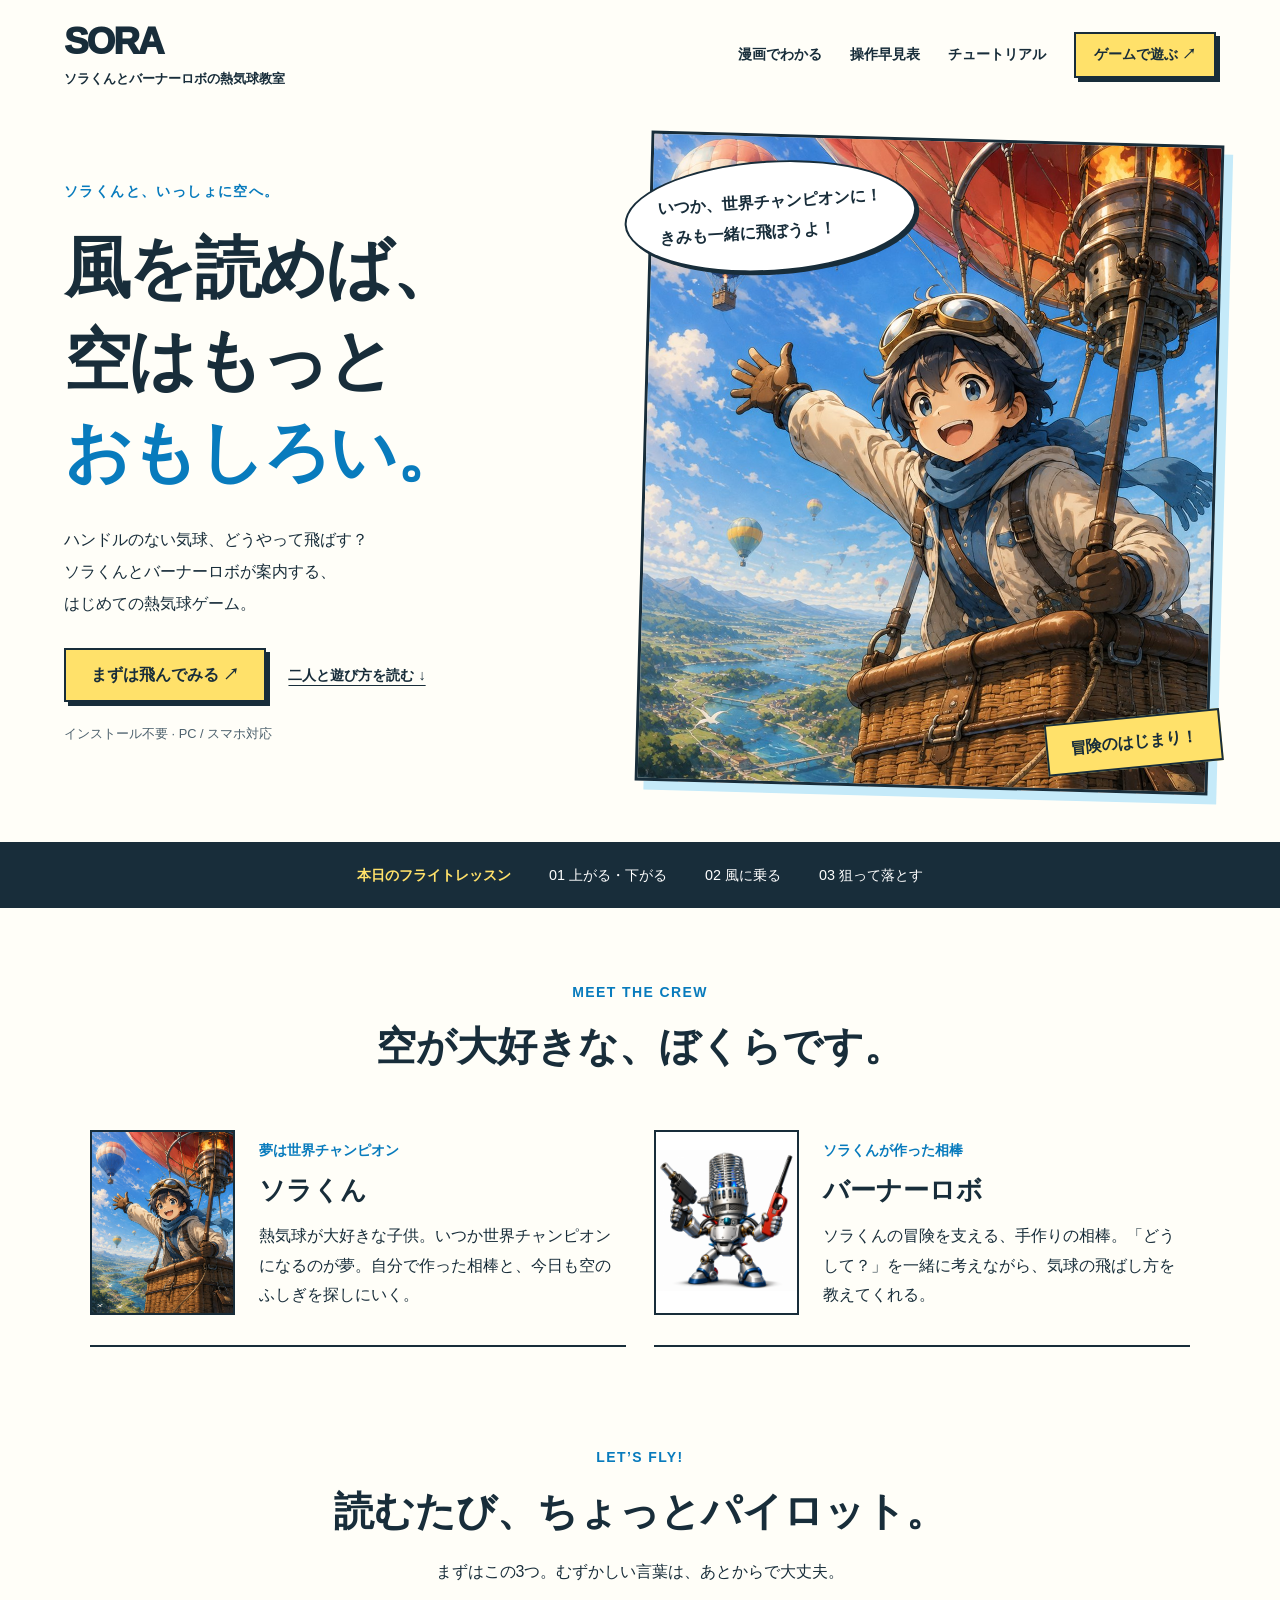
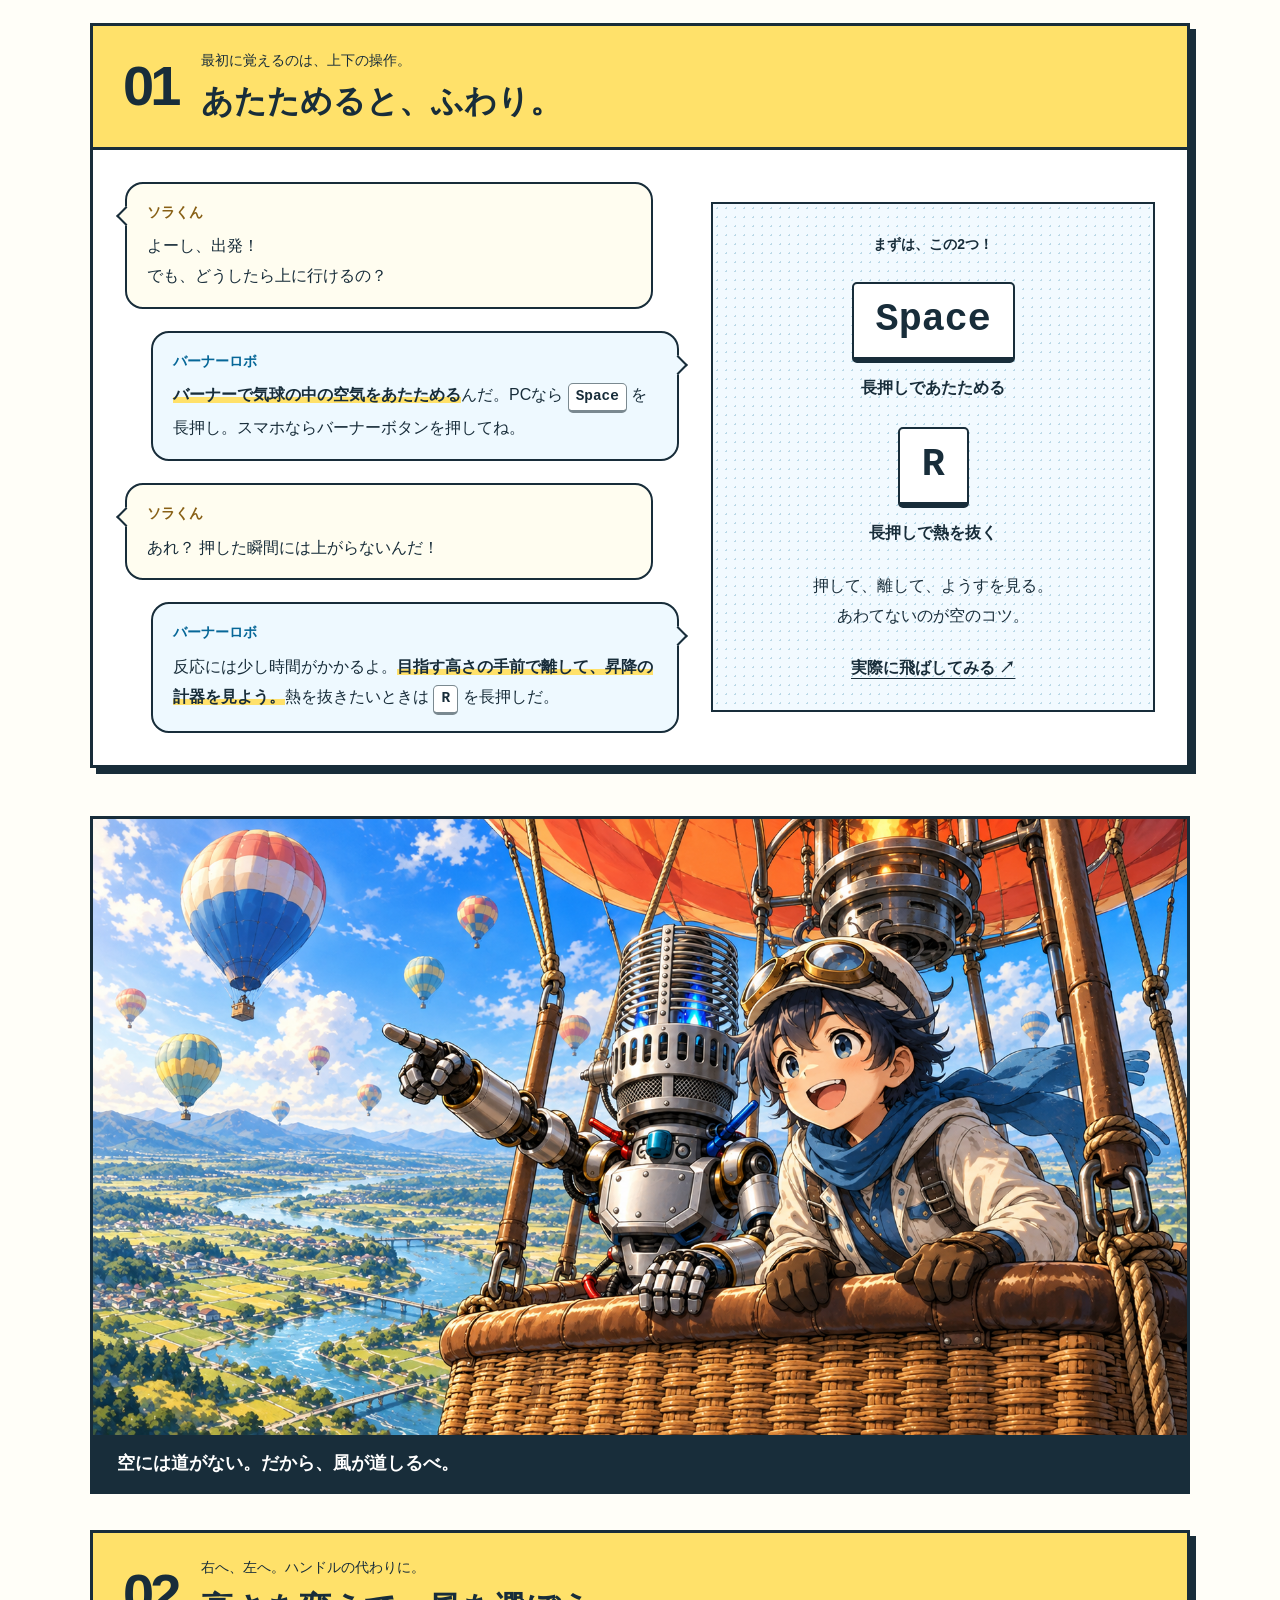
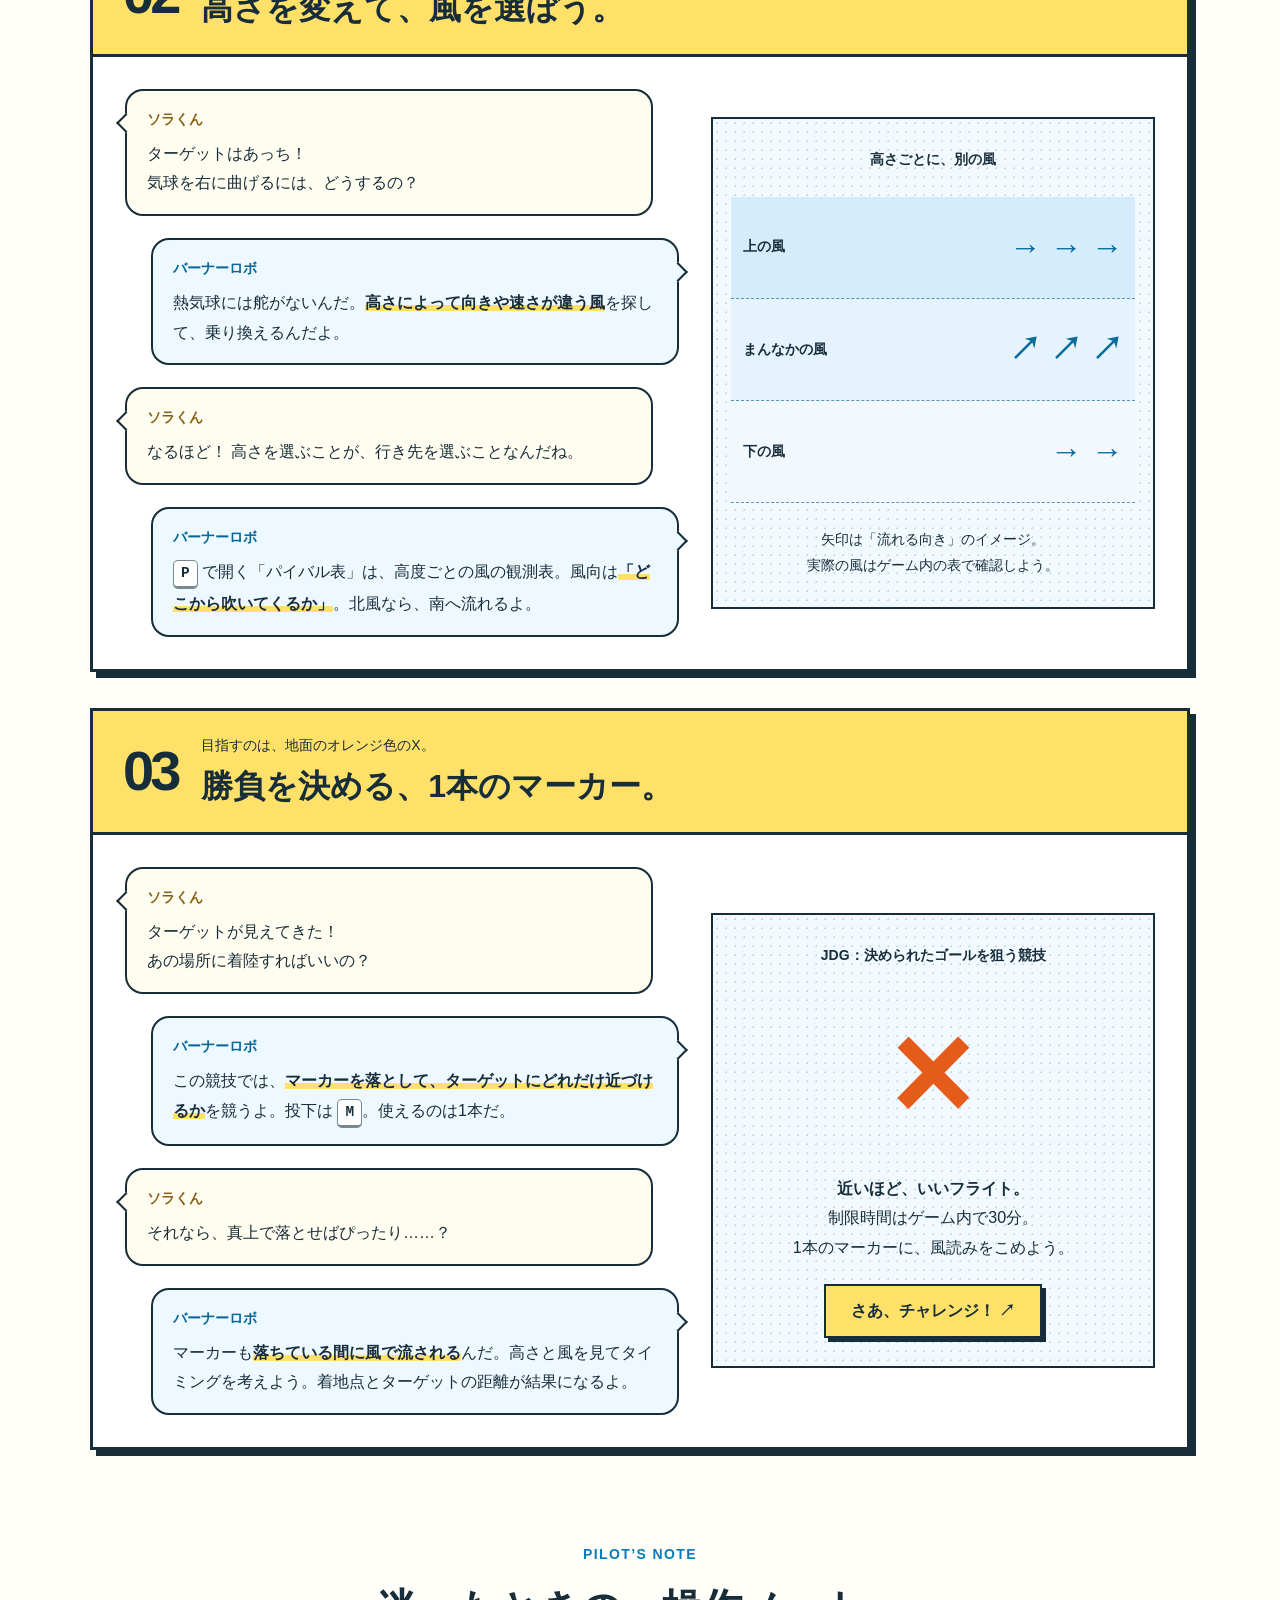
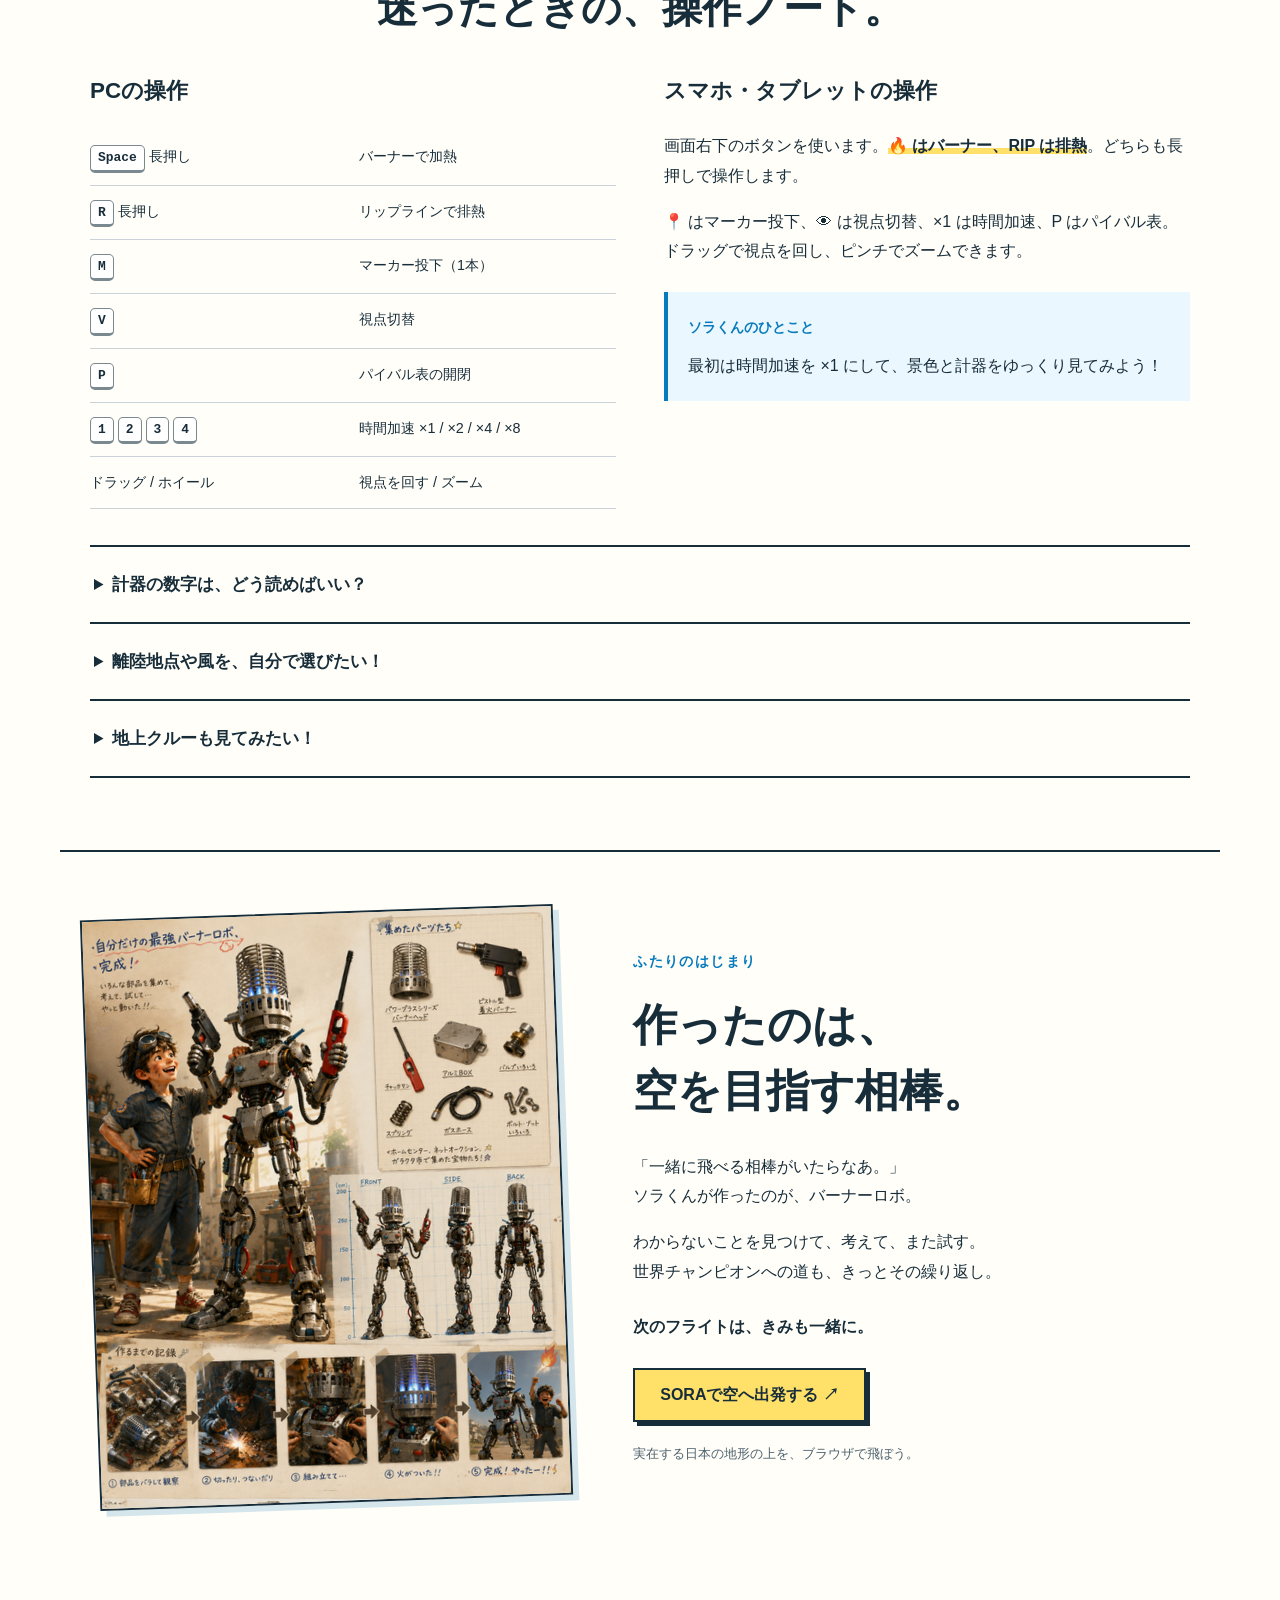
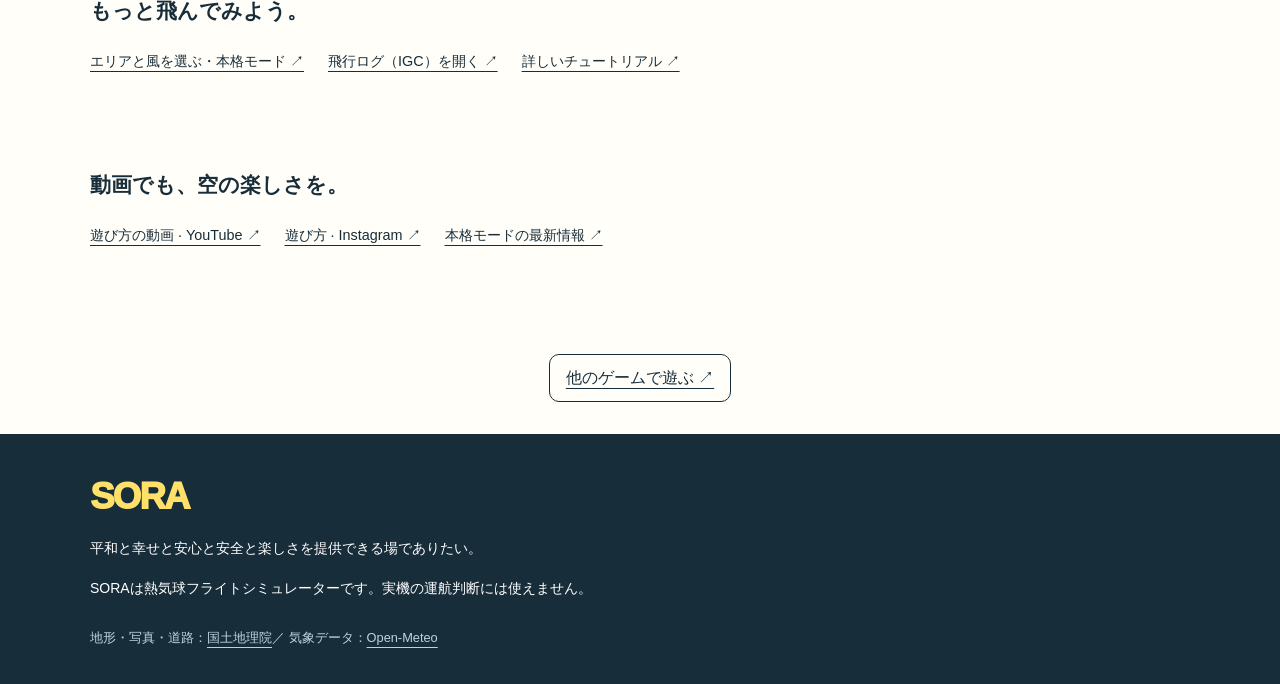
<file: index.html>
<!doctype html>
<html lang="ja"><head><meta charset="utf-8"><meta name="viewport" content="width=device-width, initial-scale=1"><title>SORA｜ソラくんとバーナーロボの熱気球教室</title><meta name="description" content="世界チャンピオンを夢見るソラくんと手作りの相棒バーナーロボ。二人と漫画で学ぶ、熱気球ゲームSORAの遊び方。"><meta name="theme-color" content="#087bbd"><link rel="stylesheet" href="./guide.css"></head>
<body><a class="skip" href="#lesson">解説へスキップ</a><header class="masthead"><a class="brand" href="./">SORA<span>ソラくんとバーナーロボの熱気球教室</span></a><nav aria-label="メインナビゲーション"><a href="#lesson">漫画でわかる</a><a href="#controls">操作早見表</a><a href="./tutorial.html">チュートリアル</a><a class="button small" href="./prototype/">ゲームで遊ぶ ↗</a></nav></header>
<main><section class="hero" aria-labelledby="hero-title"><div><p class="eyebrow">ソラくんと、いっしょに空へ。</p><h1 id="hero-title">風を読めば、<br>空はもっと<br><em>おもしろい。</em></h1><p class="intro">ハンドルのない気球、どうやって飛ばす？<br>ソラくんとバーナーロボが案内する、<br>はじめての熱気球ゲーム。</p><div class="actions"><a class="button" href="./prototype/">まずは飛んでみる ↗</a><a href="#lesson">二人と遊び方を読む ↓</a></div><p class="meta">インストール不要 · PC / スマホ対応</p></div><div class="hero-art"><img src="./png/sora-hero.jpg" width="1080" height="1440" alt="熱気球から笑顔で手を広げるソラくん" fetchpriority="high"><p class="hero-bubble">いつか、世界チャンピオンに！<br>きみも一緒に飛ぼうよ！</p><span class="hero-stamp">冒険のはじまり！</span></div></section>
<nav class="chapter-strip" aria-label="レッスン一覧"><span>本日のフライトレッスン</span><a href="#up">01 上がる・下がる</a><a href="#wind">02 風に乗る</a><a href="#target">03 狙って落とす</a></nav>
<section class="section cast"><div class="section-heading"><p class="eyebrow">MEET THE CREW</p><h2>空が大好きな、ぼくらです。</h2></div><div class="cast-grid"><article><img src="./png/sora-hero.jpg" width="1080" height="1440" alt="ゴーグルと青いマフラーが目印のソラくん" loading="lazy"><div><span class="tag">夢は世界チャンピオン</span><h3>ソラくん</h3><p>熱気球が大好きな子供。いつか世界チャンピオンになるのが夢。自分で作った相棒と、今日も空のふしぎを探しにいく。</p></div></article><article class="cast-robo"><img src="./png/banar0.png" width="640" height="640" alt="青い炎が灯る銀色のバーナーロボ" loading="lazy"><div><span class="tag">ソラくんが作った相棒</span><h3>バーナーロボ</h3><p>ソラくんの冒険を支える、手作りの相棒。「どうして？」を一緒に考えながら、気球の飛ばし方を教えてくれる。</p></div></article></div></section>
<section id="lesson" class="section lessons"><div class="section-heading"><p class="eyebrow">LET’S FLY!</p><h2>読むたび、ちょっとパイロット。</h2><p>まずはこの3つ。むずかしい言葉は、あとからで大丈夫。</p></div>
<article class="lesson" id="up"><header class="lesson-heading"><span>01</span><div><p>最初に覚えるのは、上下の操作。</p><h3>あたためると、ふわり。</h3></div></header><div class="lesson-body"><div class="dialogue"><div class="speech sora"><b>ソラくん</b><p>よーし、出発！<br>でも、どうしたら上に行けるの？</p></div><div class="speech robo"><b>バーナーロボ</b><p><strong>バーナーで気球の中の空気をあたためる</strong>んだ。PCなら <kbd>Space</kbd> を長押し。スマホならバーナーボタンを押してね。</p></div><div class="speech sora"><b>ソラくん</b><p>あれ？ 押した瞬間には上がらないんだ！</p></div><div class="speech robo"><b>バーナーロボ</b><p>反応には少し時間がかかるよ。<strong>目指す高さの手前で離して、昇降の計器を見よう。</strong>熱を抜きたいときは <kbd>R</kbd> を長押しだ。</p></div></div><aside class="key-panel"><span class="panel-label">まずは、この2つ！</span><div class="big-key"><kbd>Space</kbd><span>長押しであたためる</span></div><div class="big-key"><kbd>R</kbd><span>長押しで熱を抜く</span></div><p>押して、離して、ようすを見る。<br>あわてないのが空のコツ。</p><a href="./prototype/">実際に飛ばしてみる ↗</a></aside></div></article>
<figure class="adventure"><img src="./png/sora-robo-flight.png" width="1672" height="941" alt="ソラくんとバーナーロボが同じ気球に乗り、川と田畑の上空から遠くの気球を眺める" loading="lazy"><figcaption>空には道がない。だから、風が道しるべ。</figcaption></figure>
<article class="lesson" id="wind"><header class="lesson-heading"><span>02</span><div><p>右へ、左へ。ハンドルの代わりに。</p><h3>高さを変えて、風を選ぼう。</h3></div></header><div class="lesson-body"><div class="dialogue"><div class="speech sora"><b>ソラくん</b><p>ターゲットはあっち！<br>気球を右に曲げるには、どうするの？</p></div><div class="speech robo"><b>バーナーロボ</b><p>熱気球には舵がないんだ。<strong>高さによって向きや速さが違う風</strong>を探して、乗り換えるんだよ。</p></div><div class="speech sora"><b>ソラくん</b><p>なるほど！ 高さを選ぶことが、行き先を選ぶことなんだね。</p></div><div class="speech robo"><b>バーナーロボ</b><p><kbd>P</kbd> で開く「パイバル表」は、高度ごとの風の観測表。風向は<strong>「どこから吹いてくるか」</strong>。北風なら、南へ流れるよ。</p></div></div><aside class="wind-panel"><span class="panel-label">高さごとに、別の風</span><div class="wind-layer"><span>上の風</span><b>→ → →</b></div><div class="wind-layer"><span>まんなかの風</span><b>↗ ↗ ↗</b></div><div class="wind-layer"><span>下の風</span><b>→ →</b></div><p>矢印は「流れる向き」のイメージ。<br>実際の風はゲーム内の表で確認しよう。</p></aside></div></article>
<article class="lesson" id="target"><header class="lesson-heading"><span>03</span><div><p>目指すのは、地面のオレンジ色のX。</p><h3>勝負を決める、1本のマーカー。</h3></div></header><div class="lesson-body"><div class="dialogue"><div class="speech sora"><b>ソラくん</b><p>ターゲットが見えてきた！<br>あの場所に着陸すればいいの？</p></div><div class="speech robo"><b>バーナーロボ</b><p>この競技では、<strong>マーカーを落として、ターゲットにどれだけ近づけるか</strong>を競うよ。投下は <kbd>M</kbd>。使えるのは1本だ。</p></div><div class="speech sora"><b>ソラくん</b><p>それなら、真上で落とせばぴったり……？</p></div><div class="speech robo"><b>バーナーロボ</b><p>マーカーも<strong>落ちている間に風で流される</strong>んだ。高さと風を見てタイミングを考えよう。着地点とターゲットの距離が結果になるよ。</p></div></div><aside class="target-panel"><span class="panel-label">JDG：決められたゴールを狙う競技</span><strong class="target-x" aria-label="オレンジ色のターゲット">×</strong><p><b>近いほど、いいフライト。</b><br>制限時間はゲーム内で30分。<br>1本のマーカーに、風読みをこめよう。</p><a class="button" href="./prototype/">さあ、チャレンジ！ ↗</a></aside></div></article></section>
<section class="section reference" id="controls"><div class="section-heading"><p class="eyebrow">PILOT’S NOTE</p><h2>迷ったときの、操作ノート。</h2></div><div class="reference-grid"><div><h3>PCの操作</h3><dl class="controls"><div><dt><kbd>Space</kbd> 長押し</dt><dd>バーナーで加熱</dd></div><div><dt><kbd>R</kbd> 長押し</dt><dd>リップラインで排熱</dd></div><div><dt><kbd>M</kbd></dt><dd>マーカー投下（1本）</dd></div><div><dt><kbd>V</kbd></dt><dd>視点切替</dd></div><div><dt><kbd>P</kbd></dt><dd>パイバル表の開閉</dd></div><div><dt><kbd>1</kbd> <kbd>2</kbd> <kbd>3</kbd> <kbd>4</kbd></dt><dd>時間加速 ×1 / ×2 / ×4 / ×8</dd></div><div><dt>ドラッグ / ホイール</dt><dd>視点を回す / ズーム</dd></div></dl></div><div><h3>スマホ・タブレットの操作</h3><p>画面右下のボタンを使います。<strong>🔥 はバーナー、RIP は排熱</strong>。どちらも長押しで操作します。</p><p>📍 はマーカー投下、👁 は視点切替、×1 は時間加速、P はパイバル表。ドラッグで視点を回し、ピンチでズームできます。</p><div class="note"><b>ソラくんのひとこと</b><p>最初は時間加速を ×1 にして、景色と計器をゆっくり見てみよう！</p></div></div></div>
<details><summary>計器の数字は、どう読めばいい？</summary><div class="detail-content"><p>画面上部の大きな高度表示を押すと、詳しい計器が開きます。</p><dl class="instruments"><div><dt>高度（ft・MSL）</dt><dd>平均海面からの高さ。パイバル表と同じ基準。</dd></div><div><dt>対地高度</dt><dd>真下の地面からの高さ。着陸時はこちらを確認。</dd></div><div><dt>昇降（m/s）</dt><dd>上がる・下がる速さ。バーナーの効き具合を見る。</dd></div><div><dt>風・燃料・温度</dt><dd>現在の風（FROM・磁方位）、残り燃料、気球内の温度。燃料がなくなると加熱できません。</dd></div><div><dt>ターゲット・時間</dt><dd>目標までの距離・方位と、ゲーム内の残り時間。</dd></div></dl></div></details>
<details><summary>離陸地点や風を、自分で選びたい！</summary><div class="detail-content"><p>「本格モード」では、エリアを選び、タスクブリーフィングで風の表を確認し、地図をクリックして離陸地点を決めます。ターゲットの風上側からの出発を考えてみましょう。</p><a class="button small" href="./prototype/?setup=1">本格モードへ ↗</a><p>住所検索でも場所を選べます。検索結果は大まかな位置の場合があるので、地図で確認してください。</p></div></details>
<details><summary>地上クルーも見てみたい！</summary><div class="detail-content"><p>SORAの「本格モード」→「開発途中版」で、離陸前に「地上クルーあり」を選べます。白は気球を追い、青は目標付近へ先行・待機します。<kbd>C</kbd> または無線パネルで、現在地の地上風を問い合わせられます。</p><a href="./prototype/?dev=1">SORAの開発途中版を開く ↗</a></div></details></section>
<section class="workshop section"><img src="./png/banar2.png" width="512" height="640" alt="ソラくんが部品を集め、相棒のバーナーロボを組み立てた制作ノート" loading="lazy"><div><p class="eyebrow">ふたりのはじまり</p><h2>作ったのは、<br>空を目指す相棒。</h2><p>「一緒に飛べる相棒がいたらなあ。」<br>ソラくんが作ったのが、バーナーロボ。</p><p>わからないことを見つけて、考えて、また試す。<br>世界チャンピオンへの道も、きっとその繰り返し。</p><p class="closing-line">次のフライトは、きみも一緒に。</p><a class="button" href="./prototype/">SORAで空へ出発する ↗</a><p class="meta">実在する日本の地形の上を、ブラウザで飛ぼう。</p></div></section>
<section class="section links"><h2>もっと飛んでみよう。</h2><a href="./prototype/?setup=1">エリアと風を選ぶ・本格モード ↗</a><a href="./prototype/?igc=1">飛行ログ（IGC）を開く ↗</a><a href="./tutorial.html">詳しいチュートリアル ↗</a></section><section class="section links"><h2>動画でも、空の楽しさを。</h2><a href="https://youtube.com/shorts/CzceTExbo-c?si=IpRbXo7vmntgc5Gx" target="_blank" rel="noopener">遊び方の動画 · YouTube ↗</a><a href="https://www.instagram.com/supatory?utm_source=qr" target="_blank" rel="noopener">遊び方 · Instagram ↗</a><a href="https://www.instagram.com/hotairballoongames2026?utm_source=qr" target="_blank" rel="noopener">本格モードの最新情報 ↗</a></section></main>
<div style="text-align:center;margin:32px 16px"><a href="https://rhito-game-collection.rhitomigm.chatgpt.site" target="_blank" rel="noopener noreferrer" style="display:inline-flex;align-items:center;min-height:44px;padding:8px 16px;border:1px solid currentColor;border-radius:10px;text-decoration:underline;font-size:16px">他のゲームで遊ぶ ↗</a></div>
<footer><a class="brand" href="./">SORA</a><p>平和と幸せと安心と安全と楽しさを提供できる場でありたい。</p><p>SORAは熱気球フライトシミュレーターです。実機の運航判断には使えません。</p><p class="credits">地形・写真・道路：<a href="https://maps.gsi.go.jp/development/ichiran.html">国土地理院</a>／ 気象データ：<a href="https://open-meteo.com/">Open-Meteo</a></p></footer></body></html>
</file>
<file: guide.css>
:root{--ink:#182d3a;--blue:#087bbd;--yellow:#ffe16a;--line:2px solid var(--ink);font-family:'Yu Gothic','Hiragino Kaku Gothic ProN',Meiryo,sans-serif;color:var(--ink);background:#fffef8;font-size:16px;line-height:1.85;font-weight:500}*{box-sizing:border-box}html{scroll-behavior:smooth;scroll-padding-top:24px}body{margin:0}a{color:inherit;text-underline-offset:5px}a:hover{color:#00669f}a:focus-visible,summary:focus-visible{outline:3px solid #e96126;outline-offset:5px}img{display:block;max-width:100%;object-fit:cover}h1,h2,h3,p{margin:0}p+p{margin-top:1em}h2{font-size:clamp(1.6rem,3.2vw,2.5rem);line-height:1.5;font-weight:900}h3{font-size:1.4rem;line-height:1.5}strong{background:linear-gradient(transparent 65%,#ffe16a 65%)}.skip{position:absolute;left:12px;top:-80px;z-index:5;background:white;padding:12px}.skip:focus{top:12px}.masthead{max-width:1440px;margin:auto;display:flex;align-items:center;justify-content:space-between;gap:24px;padding:24px 5%}.brand{font-family:Arial,sans-serif;font-size:2.3rem;line-height:1;font-weight:950;letter-spacing:-2px;text-decoration:none}.brand span{display:block;font-family:Meiryo,sans-serif;letter-spacing:0;font-size:.8rem;margin-top:12px}.masthead nav{display:flex;align-items:center;gap:28px;font-size:.9rem;font-weight:700}.masthead nav>a:not(.button){text-decoration:none}.button{display:inline-flex;align-items:center;justify-content:center;min-height:52px;padding:13px 25px;background:var(--yellow);color:var(--ink);border:var(--line);box-shadow:4px 4px 0 var(--ink);font-weight:900;text-decoration:none;line-height:1.5;transition:transform .15s,box-shadow .15s}.button:hover{transform:translate(2px,2px);box-shadow:2px 2px 0 var(--ink);color:var(--ink);background:#ffeb97}.button.small{font-size:.9rem;min-height:44px;padding:10px 18px}.hero{max-width:1440px;margin:auto;padding:28px 5% 54px;display:grid;grid-template-columns:1fr 1.1fr;gap:5%;align-items:center}.eyebrow{font-size:.875rem;font-weight:900;letter-spacing:.1em;color:var(--blue);margin-bottom:18px}.hero h1{font-size:clamp(2.6rem,5.2vw,4.8rem);line-height:1.38;letter-spacing:-.04em;font-weight:950}.hero em{font-style:normal;color:var(--blue)}.intro{margin-top:26px;line-height:2}.actions{display:flex;align-items:center;flex-wrap:wrap;gap:22px;margin-top:28px}.actions>a:not(.button){font-size:.9rem;font-weight:800}.meta{font-size:.8rem;margin-top:20px;color:#4e626e}.hero-art{position:relative;border:3px solid var(--ink);transform:rotate(1.5deg);box-shadow:9px 9px 0 #c5eaf9;height:650px;max-height:66vw}.hero-art>img{height:100%;width:100%;object-position:50% 42%}.hero-bubble{position:absolute;top:24px;left:-28px;background:white;border:var(--line);border-radius:50%;padding:24px 32px;font-size:1rem;font-weight:900;transform:rotate(-5deg);box-shadow:3px 3px 0 var(--ink)}.hero-stamp{position:absolute;bottom:22px;right:-16px;background:var(--yellow);padding:9px 22px;border:var(--line);font-weight:900;transform:rotate(-7deg)}.chapter-strip{background:var(--ink);color:white;display:flex;justify-content:center;align-items:center;gap:38px;flex-wrap:wrap;padding:20px 24px;font-size:.9rem}.chapter-strip span{color:var(--yellow);font-weight:900}.chapter-strip a{text-decoration:none}.chapter-strip a:hover{color:var(--yellow)}.section{max-width:1160px;margin:auto;padding:72px 30px}.section-heading{text-align:center;margin-bottom:36px}.section-heading .eyebrow{margin-bottom:10px}.section-heading>p:last-child:not(.eyebrow){margin-top:16px}.cast-grid{display:grid;grid-template-columns:1fr 1fr;gap:28px}.cast-grid article{display:grid;grid-template-columns:145px 1fr;align-items:center;gap:24px;border-bottom:var(--line);padding:18px 0 30px}.cast-grid img{width:145px;height:185px;border:var(--line);object-position:54% 45%}.cast-robo img{object-fit:contain;background:white}.tag{font-size:.875rem;color:var(--blue);font-weight:800}.cast-grid h3{margin:6px 0 12px;font-size:1.6rem}.cast-grid p{font-size:1rem}.lessons{padding-top:26px}.lesson{border:3px solid var(--ink);margin-top:36px;background:white;box-shadow:6px 6px 0 var(--ink);scroll-margin-top:28px}.lesson-heading{display:flex;align-items:center;gap:24px;background:var(--yellow);border-bottom:3px solid var(--ink);padding:22px 30px}.lesson-heading>span{font:900 3.5rem/1 Arial,sans-serif;letter-spacing:-4px}.lesson-heading p{font-size:.875rem}.lesson-heading h3{font-size:clamp(1.35rem,2.7vw,2rem);font-weight:900;margin-top:3px}.lesson-body{display:grid;grid-template-columns:1.25fr 1fr;gap:32px;padding:32px}.dialogue{display:grid;gap:22px}.speech{position:relative;border:var(--line);border-radius:18px;padding:16px 20px;font-size:1rem}.speech b{font-size:.875rem;display:block;margin-bottom:6px}.speech.sora{margin-right:26px;background:#fffdf0}.speech.robo{margin-left:26px;background:#eef9ff}.speech.sora b{color:#886015}.speech.robo b{color:#066798}.speech:before{content:'';position:absolute;width:12px;height:12px;top:25px;background:inherit;border-bottom:var(--line);border-left:var(--line);left:-8px;transform:rotate(45deg)}.speech.robo:before{left:auto;right:-8px;transform:rotate(225deg)}kbd{display:inline-block;border:1px solid #7a8990;border-bottom:3px solid #7a8990;border-radius:5px;background:#fff;padding:0 7px;font:700 .9em/1.8 Consolas,monospace;white-space:nowrap;color:var(--ink)}.lesson aside{align-self:center;text-align:center;padding:28px 18px;background:radial-gradient(#bbd9e7 1px,transparent 1px) 0 0/9px 9px,#f2faff;border:var(--line)}.panel-label{font-size:.875rem;display:block;font-weight:800;margin-bottom:24px}.big-key{display:grid;justify-items:center;gap:10px;margin:24px 0}.big-key kbd{font-size:2.4rem;padding:2px 22px;border:var(--line);border-bottom-width:6px}.big-key span{font-weight:800}.key-panel p,.target-panel p{margin:22px 0}.key-panel>a{font-weight:800}.wind-layer{display:flex;justify-content:space-between;align-items:center;gap:12px;padding:21px 12px;border-bottom:1px dashed #5b96ae;background:#d4ecfc}.wind-layer:nth-child(3){background:#e5f3ff}.wind-layer:nth-child(4){background:#f1f9ff}.wind-layer b{font-size:2rem;color:#086d9b;white-space:nowrap}.wind-layer span{font-size:.875rem;font-weight:800}.wind-panel p{font-size:.875rem;margin-top:24px}.target-x{display:block;color:#e55b19;background:none;font-size:9rem;line-height:1.1;font-family:Arial,sans-serif}.adventure{margin:48px 0 12px;position:relative;border:3px solid var(--ink);overflow:hidden}.adventure img{width:100%;height:auto}.adventure figcaption{background:var(--ink);color:white;padding:12px 24px;font-size:1.1rem;font-weight:800}.reference{padding-top:20px}.reference-grid{display:grid;grid-template-columns:1fr 1fr;gap:48px}.reference h3{margin-bottom:24px}.controls{margin:0}.controls>div{display:grid;grid-template-columns:1fr 1fr;gap:12px;border-bottom:1px solid #c9d3d8;padding:12px 0;font-size:.9rem}dd{margin:0}.note{background:#eaf7ff;border-left:4px solid var(--blue);padding:20px;margin-top:26px}.note>b{font-size:.875rem;color:var(--blue)}.note p{margin-top:10px}details{border-bottom:var(--line)}details:first-of-type{margin-top:36px;border-top:var(--line)}summary{padding:22px 4px;font-size:1.05rem;font-weight:800;cursor:pointer}summary:hover{color:var(--blue)}.detail-content{padding:0 24px 28px}.detail-content .button{margin:20px 0}.instruments>div{display:grid;grid-template-columns:180px 1fr;gap:18px;padding:10px 0}.instruments dt{font-weight:800}.workshop{display:grid;grid-template-columns:.85fr 1fr;gap:70px;align-items:center;border-top:var(--line);padding-top:60px}.workshop>img{width:100%;height:auto;border:var(--line);transform:rotate(-2deg);box-shadow:6px 6px 0 #d5e5ec}.workshop h2{font-size:clamp(1.8rem,3.4vw,3rem);margin-bottom:28px}.closing-line{font-weight:900;margin:26px 0!important}.links{padding-top:20px;padding-bottom:60px}.links h2{font-size:1.3rem;margin-bottom:20px}.links a{display:inline-block;margin:0 24px 14px 0;font-size:.9rem}footer{background:var(--ink);color:#fff;padding:45px max(24px,calc((100% - 1100px)/2));font-size:.875rem}footer .brand{display:inline-block;color:var(--yellow);margin-bottom:20px}footer .credits{font-size:.8rem;color:#bfd3df;margin-top:24px}footer a:hover{color:#ffe16a}
@media(max-width:950px){.masthead{align-items:flex-start}.masthead nav{gap:16px}.masthead nav>a:not(.button){display:none}.hero{gap:28px}.hero-art{height:550px}.hero-bubble{left:-18px;padding:18px;font-size:.875rem}.cast-grid article{grid-template-columns:100px 1fr;gap:16px}.cast-grid img{width:100px;height:150px}.lesson-body{gap:22px;padding:24px}.reference-grid{gap:28px}.workshop{gap:40px}.chapter-strip{gap:20px}.hero .actions{gap:18px}.hero .button{font-size:.9rem;padding:12px 16px}}
@media(max-width:680px){.masthead{padding:20px;gap:10px}.brand{font-size:2rem}.brand span{font-size:.75rem;line-height:1.6;max-width:180px;margin-top:7px}.masthead .button.small{font-size:.875rem;padding:9px 12px}.hero{padding:20px 24px 40px;grid-template-columns:1fr;gap:32px}.hero h1{font-size:clamp(2.6rem,10vw,4rem)}.hero h1 br:nth-child(2){display:none}.hero .eyebrow{margin-bottom:12px}.intro{font-size:1rem;margin-top:18px}.hero-art{height:460px;max-height:none;margin:0 6px}.hero-art>img{object-position:50% 43%}.hero-bubble{font-size:.875rem;left:-12px;top:18px}.hero-stamp{right:-10px;font-size:.9rem}.chapter-strip{display:grid;grid-template-columns:1fr;gap:10px;padding:22px 28px}.chapter-strip a{padding:3px 0}.section{padding:48px 22px}.section-heading{margin-bottom:26px}.cast-grid{grid-template-columns:1fr;gap:14px}.cast-grid article{grid-template-columns:100px 1fr;gap:18px}.cast-grid img{width:100px;height:160px}.cast-grid h3{font-size:1.4rem}.lesson-heading{padding:18px 16px;gap:16px}.lesson-heading>span{font-size:2.6rem;letter-spacing:-2px}.lesson-body{grid-template-columns:1fr;padding:22px 16px}.speech{padding:14px}.speech.sora{margin-right:16px}.speech.robo{margin-left:16px}.lesson aside{width:100%;padding:24px 16px}.key-panel{display:grid;grid-template-columns:1fr 1fr;gap:12px}.key-panel>.panel-label,.key-panel>p,.key-panel>a{grid-column:1/-1}.key-panel .panel-label{margin-bottom:0}.big-key{margin:6px 0}.big-key kbd{font-size:1.5rem;padding:2px 12px}.big-key span{font-size:.875rem}.key-panel p{margin:8px 0}.adventure{margin:36px 0 0}.adventure figcaption{font-size:.875rem;padding:10px 12px}.reference-grid{grid-template-columns:1fr;gap:36px}.instruments>div{grid-template-columns:1fr;gap:4px}.detail-content{padding:0 8px 24px}.workshop{grid-template-columns:1fr;gap:32px}.workshop>img{width:min(100%,380px);justify-self:center}.workshop h2 br{display:none}.links{padding-top:12px}.links a{display:block;margin:14px 0}footer{padding:36px 24px}.lessons{padding-top:10px}}
@media(prefers-reduced-motion:reduce){html{scroll-behavior:auto}.button{transition:none}}
</file>
